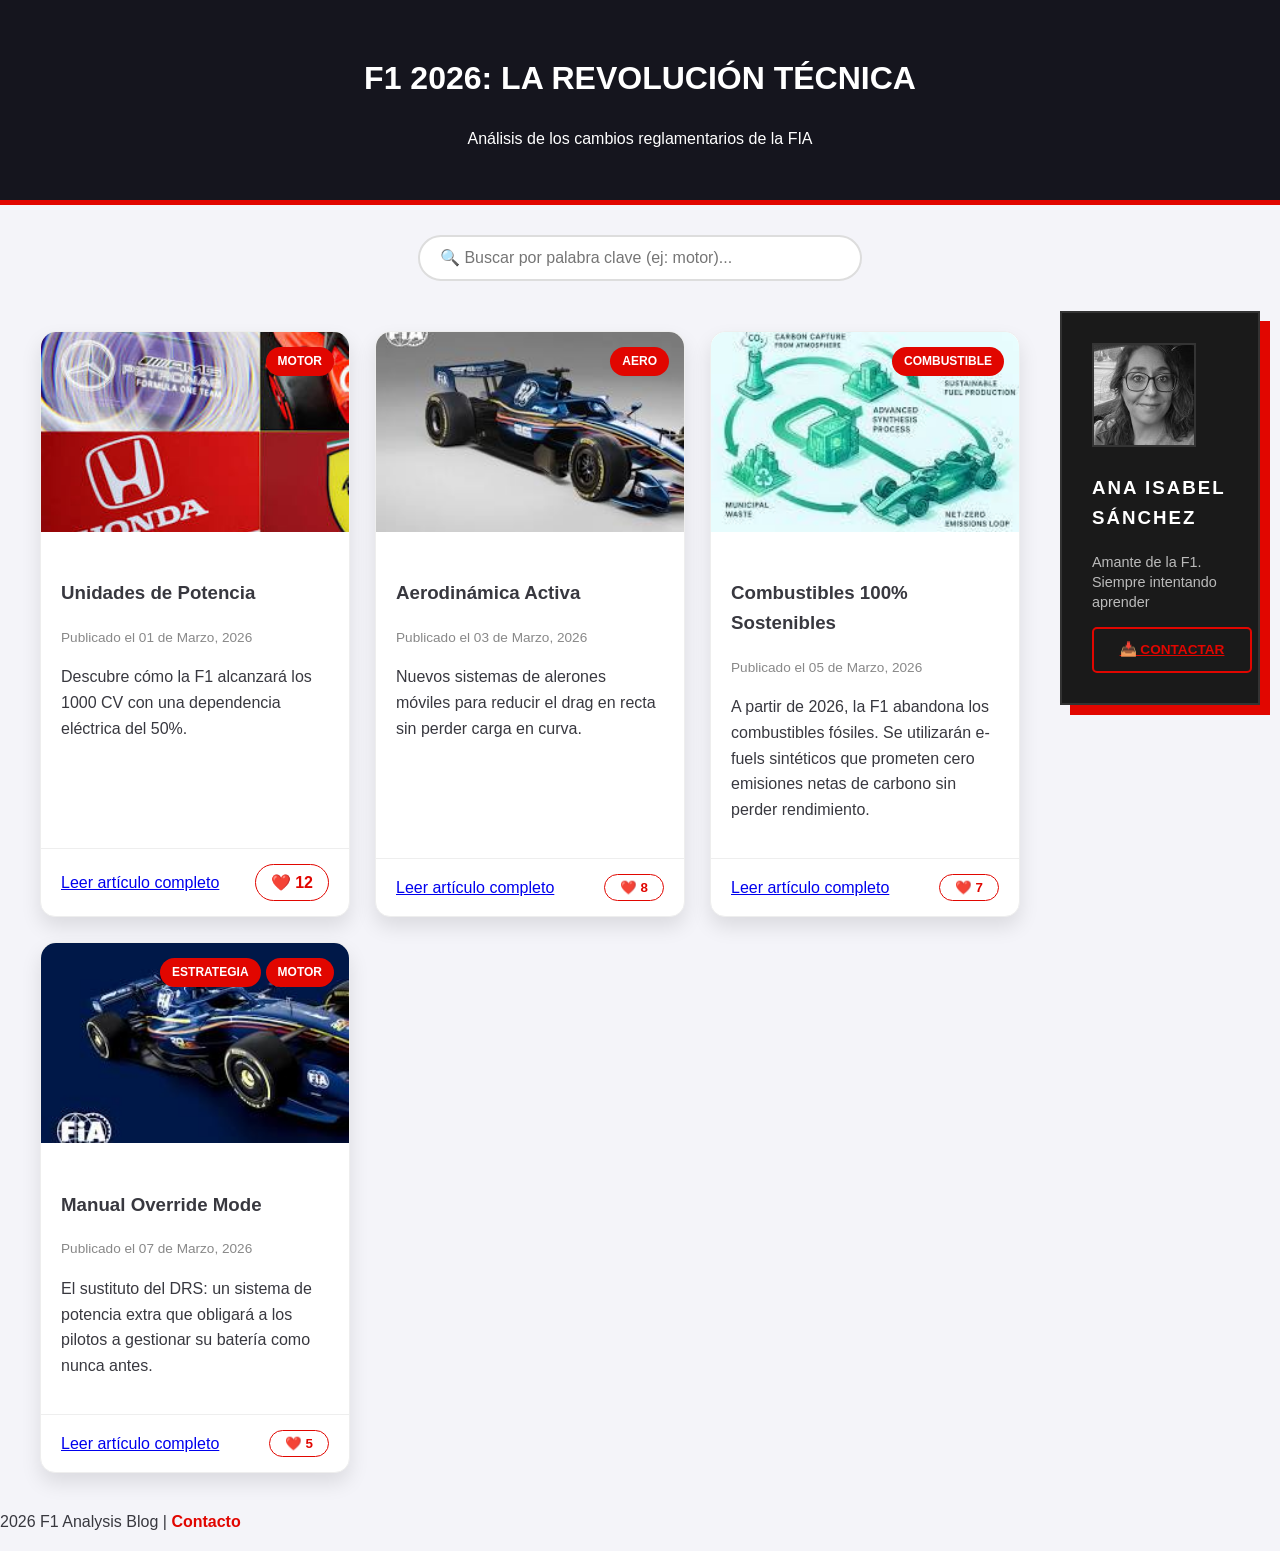
<file: index.html>
<!DOCTYPE html>
<html lang="es">
<head>
    <meta charset="UTF-8">
    <meta name="viewport" content="width=device-width, initial-scale=1.0">
    <title>F1 Tech Blog - Nueva Normativa</title>
    <link rel="stylesheet" href="style.css">
    <link rel="icon" type="image/jpg" href="img/coche.jpg">
</head>
<body>

    <header>    
        <h1>F1 2026: LA REVOLUCIÓN TÉCNICA</h1>
        <p>Análisis de los cambios reglamentarios de la FIA</p>
    </header>
    <div class="search-box">
        <input type="text" id="searchInput" placeholder="🔍 Buscar por palabra clave (ej: motor)...">
    </div>
   <div class="content-wrapper">

   <main class="grid-container">
    <article class="card">
        <div class="card-header">
            <a href="motor.html"><img src="img/motor-2026.jpg" alt="Motor F1" ></a>
            <div class="category-wrapper">
                <span class="category">Motor</span>
            </div>
        </div>
        <div class="card-body">
            <h3>Unidades de Potencia</h3>
            <p class="date">Publicado el 01 de Marzo, 2026</p>
            <p>Descubre cómo la F1 alcanzará los 1000 CV con una dependencia eléctrica del 50%.</p>
        </div>
        <div class="card-footer">
            <a href="motor.html" class="btn-link">Leer artículo completo</a>
            <span class="like-btn">❤️ <span>12</span></span>
        </div>
    </article>

    <article class="card">
        <div class="card-header">
           <a href="aerodinamica.html"><img src="img/aero-2026.jpg" alt="Aerodinámica"></a>
            <div class="category-wrapper">
                <span class="category">Aero</span>
            </div>
        </div>
        <div class="card-body">
            <h3>Aerodinámica Activa</h3>
            <p class="date">Publicado el 03 de Marzo, 2026</p>
            <p>Nuevos sistemas de alerones móviles para reducir el drag en recta sin perder carga en curva.</p>
        </div>
        <div class="card-footer">
             <a href="aerodinamica.html" class="btn-link">Leer artículo completo</a>
            <button class="like-btn"">❤️ <span>8</span></span>
        </div>
    </article>

    <article class="card">
        <div class="card-header">
            <a href="sostenibilidad.html"><img src="img/bio.jpg" alt="Combustibles"></a>
              <div class="category-wrapper">
                <span class="category">Combustible</span>
              </div>
        </div>
        <div class="card-body">
            <h3>Combustibles 100% Sostenibles</h3>
            <p class="date">Publicado el 05 de Marzo, 2026</p>
            <p>A partir de 2026, la F1 abandona los combustibles fósiles. Se utilizarán e-fuels sintéticos que prometen cero emisiones netas de carbono sin perder rendimiento.</p>
            </div>   
      <div class="card-footer">
             <a href="sostenibilidad.html" class="btn-link">Leer artículo completo</a>
            <button class="like-btn"">❤️ <span>7</span></span>
        </div>
    </article>
    <article class="card">
        <div class="card-header">
            <a href="override.html"><img src="img/override.jpg" alt="Manual Override F1"></a>
            <div class="category-wrapper">
                <span class="category">Estrategia</span>
                <span class="category">Motor</span>
            </div>
        </div>
        <div class="card-body">
            <h3>Manual Override Mode</h3>
            <p class="date">Publicado el 07 de Marzo, 2026</p>
            <p>El sustituto del DRS: un sistema de potencia extra que obligará a los pilotos a gestionar su batería como nunca antes.</p>
        </div>
        <div class="card-footer">
            <a href="override.html" class="btn-link">Leer artículo completo</a>
            <button class="like-btn">❤️ <span>5</span></button>
        </div>
    </article>
    </main>

    <div class="sidebar">
        <div class="author-static">
            <img src="img/yo.jpg" alt="Ana" class="author-img">
            </a>
            <h3 class="author-name">Ana Isabel Sánchez</h3>
            <p class="author-bio">Amante de la F1. Siempre intentando aprender </p>
            <a href="contacto.html" class="btn-link btn-contact">
            📥 CONTACTAR</a>
        </div>
    </div>
</div>

    <footer>
        <p>2026 F1 Analysis Blog | <a href="contacto.html" style="color: var(--f1-red); text-decoration: none; font-weight: bold;">Contacto</a></p> </p>
    </footer>

    <script src="script.js"></script>
</body>
</html>
</file>
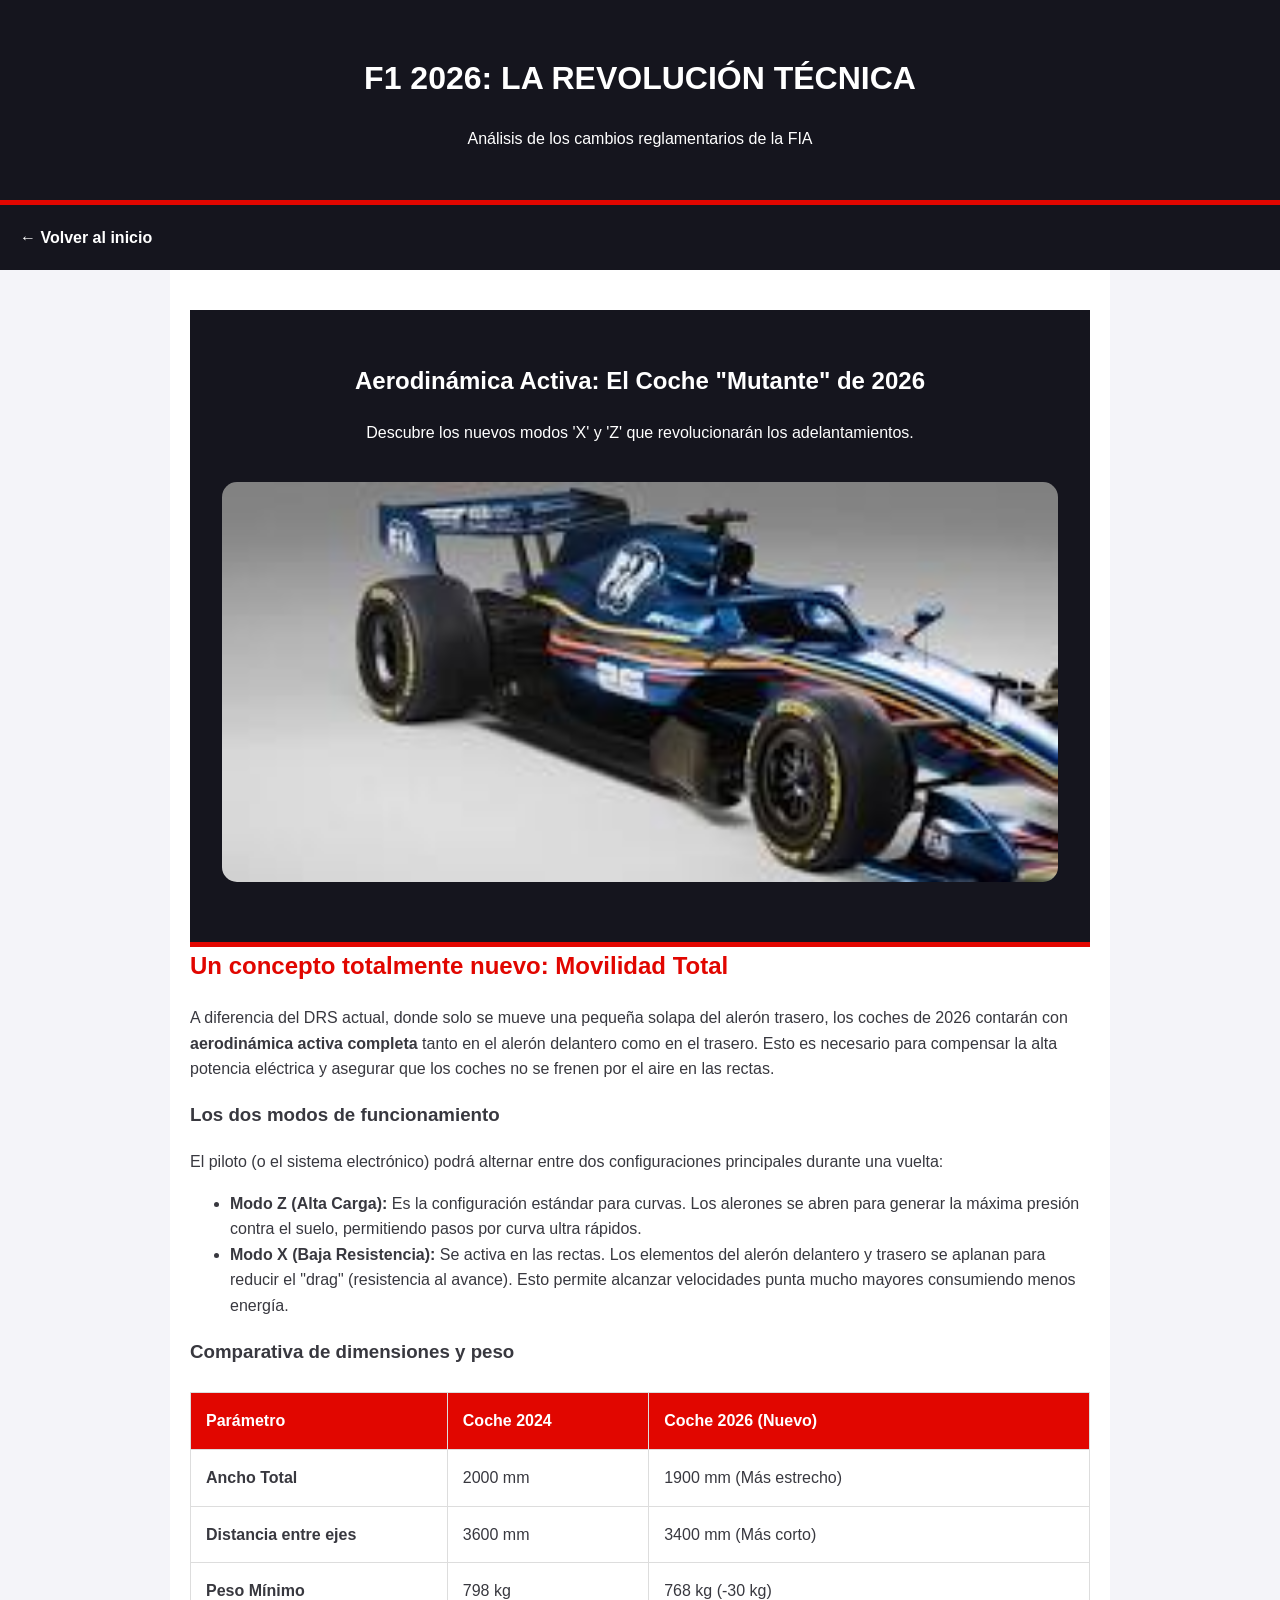
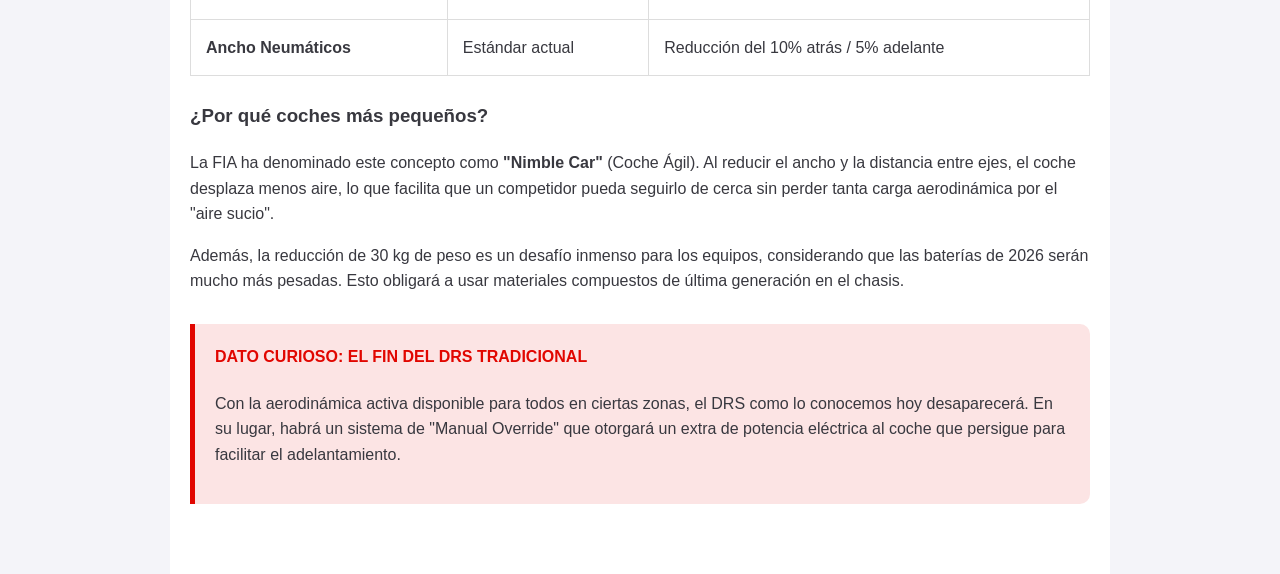
<file: aerodinamica.html>
<!DOCTYPE html>
<html lang="es">
<head>
    <meta charset="UTF-8">
    <meta name="viewport" content="width=device-width, initial-scale=1.0">
    <title>Detalles Técnicos: Motor 2026 - F1 Blog</title>
    <link rel="stylesheet" href="style.css">
    <link rel="icon" type="image/jpg" href="img/coche.jpg">
</head>
<body>
    <header>    
        <h1>F1 2026: LA REVOLUCIÓN TÉCNICA</h1>
        <p>Análisis de los cambios reglamentarios de la FIA</p>
    </header>
    <nav class="nav-simple">
        <a href="index.html">← Volver al inicio</a>
    </nav>

<main class="content-detail">
    <section class="post-header">
        <h1>Aerodinámica Activa: El Coche "Mutante" de 2026</h1>
        <p class="subtitle">Descubre los nuevos modos 'X' y 'Z' que revolucionarán los adelantamientos.</p>
        <img src="img/aero-2026.jpg" class="hero-image" alt="Aerodinámica Activa F1 2026">
    </section>

    <section class="full-text">
        <h2>Un concepto totalmente nuevo: Movilidad Total</h2>
        <p>A diferencia del DRS actual, donde solo se mueve una pequeña solapa del alerón trasero, los coches de 2026 contarán con <strong>aerodinámica activa completa</strong> tanto en el alerón delantero como en el trasero. Esto es necesario para compensar la alta potencia eléctrica y asegurar que los coches no se frenen por el aire en las rectas.</p>

        

        <h3>Los dos modos de funcionamiento</h3>
        <p>El piloto (o el sistema electrónico) podrá alternar entre dos configuraciones principales durante una vuelta:</p>
        
        <ul>
            <li><strong>Modo Z (Alta Carga):</strong> Es la configuración estándar para curvas. Los alerones se abren para generar la máxima presión contra el suelo, permitiendo pasos por curva ultra rápidos.</li>
            <li><strong>Modo X (Baja Resistencia):</strong> Se activa en las rectas. Los elementos del alerón delantero y trasero se aplanan para reducir el "drag" (resistencia al avance). Esto permite alcanzar velocidades punta mucho mayores consumiendo menos energía.</li>
        </ul>

        <h3>Comparativa de dimensiones y peso</h3>
        <table class="tech-table">
            <thead>
                <tr>
                    <th>Parámetro</th>
                    <th>Coche 2024</th>
                    <th>Coche 2026 (Nuevo)</th>
                </tr>
            </thead>
            <tbody>
                <tr>
                    <td><strong>Ancho Total</strong></td>
                    <td>2000 mm</td>
                    <td>1900 mm (Más estrecho)</td>
                </tr>
                <tr>
                    <td><strong>Distancia entre ejes</strong></td>
                    <td>3600 mm</td>
                    <td>3400 mm (Más corto)</td>
                </tr>
                <tr>
                    <td><strong>Peso Mínimo</strong></td>
                    <td>798 kg</td>
                    <td>768 kg (-30 kg)</td>
                </tr>
                <tr>
                    <td><strong>Ancho Neumáticos</strong></td>
                    <td>Estándar actual</td>
                    <td>Reducción del 10% atrás / 5% adelante</td>
                </tr>
            </tbody>
        </table>

        

        <h3>¿Por qué coches más pequeños?</h3>
        <p>La FIA ha denominado este concepto como <strong>"Nimble Car"</strong> (Coche Ágil). Al reducir el ancho y la distancia entre ejes, el coche desplaza menos aire, lo que facilita que un competidor pueda seguirlo de cerca sin perder tanta carga aerodinámica por el "aire sucio".</p>
        
        <p>Además, la reducción de 30 kg de peso es un desafío inmenso para los equipos, considerando que las baterías de 2026 serán mucho más pesadas. Esto obligará a usar materiales compuestos de última generación en el chasis.</p>

        <div class="highlight-box">
            <h4>Dato Curioso: El fin del DRS tradicional</h4>
            <p>Con la aerodinámica activa disponible para todos en ciertas zonas, el DRS como lo conocemos hoy desaparecerá. En su lugar, habrá un sistema de "Manual Override" que otorgará un extra de potencia eléctrica al coche que persigue para facilitar el adelantamiento.</p>
        </div>
    </section>
</main>
</body>
</html>
</file>
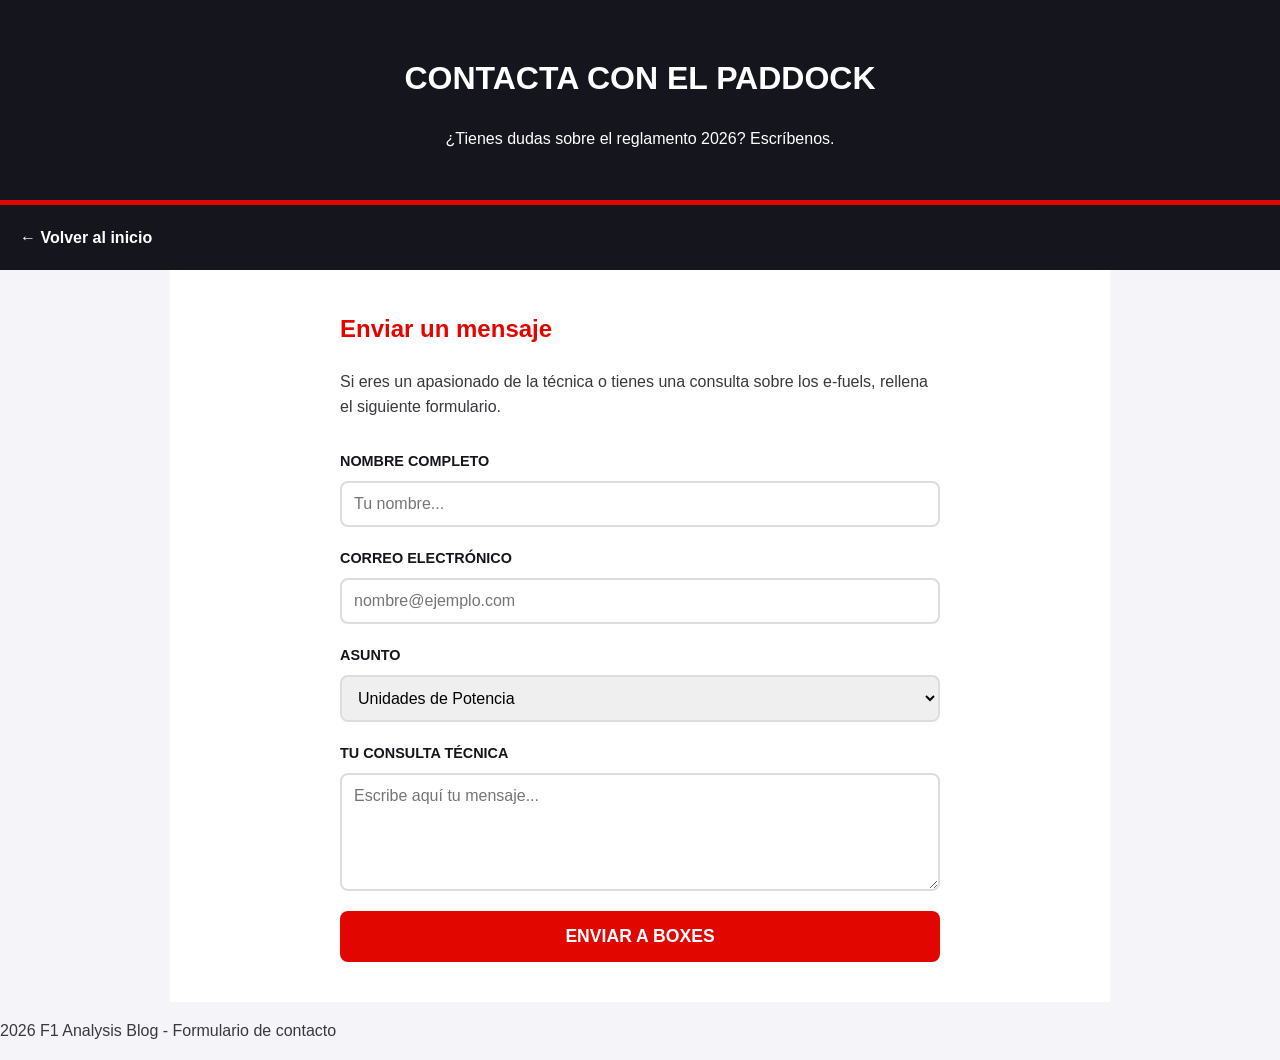
<file: contacto.html>
<!DOCTYPE html>
<html lang="es">
<head>
    <meta charset="UTF-8">
    <meta name="viewport" content="width=device-width, initial-scale=1.0">
    <title>Contacto - F1 Tech Blog</title>
    <link rel="stylesheet" href="style.css">
    <link rel="icon" type="image/jpg" href="img/coche.jpg">
</head>
<body>
    <header>    
        <h1>CONTACTA CON EL PADDOCK</h1>
        <p>¿Tienes dudas sobre el reglamento 2026? Escríbenos.</p>
    </header>

    <nav class="nav-simple">
        <a href="index.html">← Volver al inicio</a>
    </nav>

    <main class="content-detail">
        <section class="contact-container">
            <h2>Enviar un mensaje</h2>
            <p>Si eres un apasionado de la técnica o tienes una consulta sobre los e-fuels, rellena el siguiente formulario.</p>
            
            <form action="#" method="POST" class="f1-form" id="f1-contact-form">
                <div class="form-group">
                    <label for="nombre">Nombre Completo</label>
                    <input type="text" id="nombre" name="nombre" placeholder="Tu nombre..." required>
                </div>

                <div class="form-group">
                    <label for="email">Correo Electrónico</label>
                    <input type="email" id="email" name="email" placeholder="nombre@ejemplo.com" required>
                </div>

                <div class="form-group">
                    <label for="asunto">Asunto</label>
                    <select id="asunto" name="asunto">
                        <option value="motor">Unidades de Potencia</option>
                        <option value="aero">Aerodinámica Activa</option>
                        <option value="sostenibilidad">Sostenibilidad</option>
                        <option value="otros">Otros asuntos</option>
                    </select>
                </div>

                <div class="form-group">
                    <label for="mensaje">Tu consulta técnica</label>
                    <textarea id="mensaje" name="mensaje" rows="5" placeholder="Escribe aquí tu mensaje..." required></textarea>
                </div>

                <button type="submit" class="btn-submit">Enviar a Boxes</button>
            </form>
        </section>
    </main>

    <footer>
        <p>2026 F1 Analysis Blog - Formulario de contacto</p>
    </footer>
    <script src="script.js"></script>
</body>
</html>
</file>
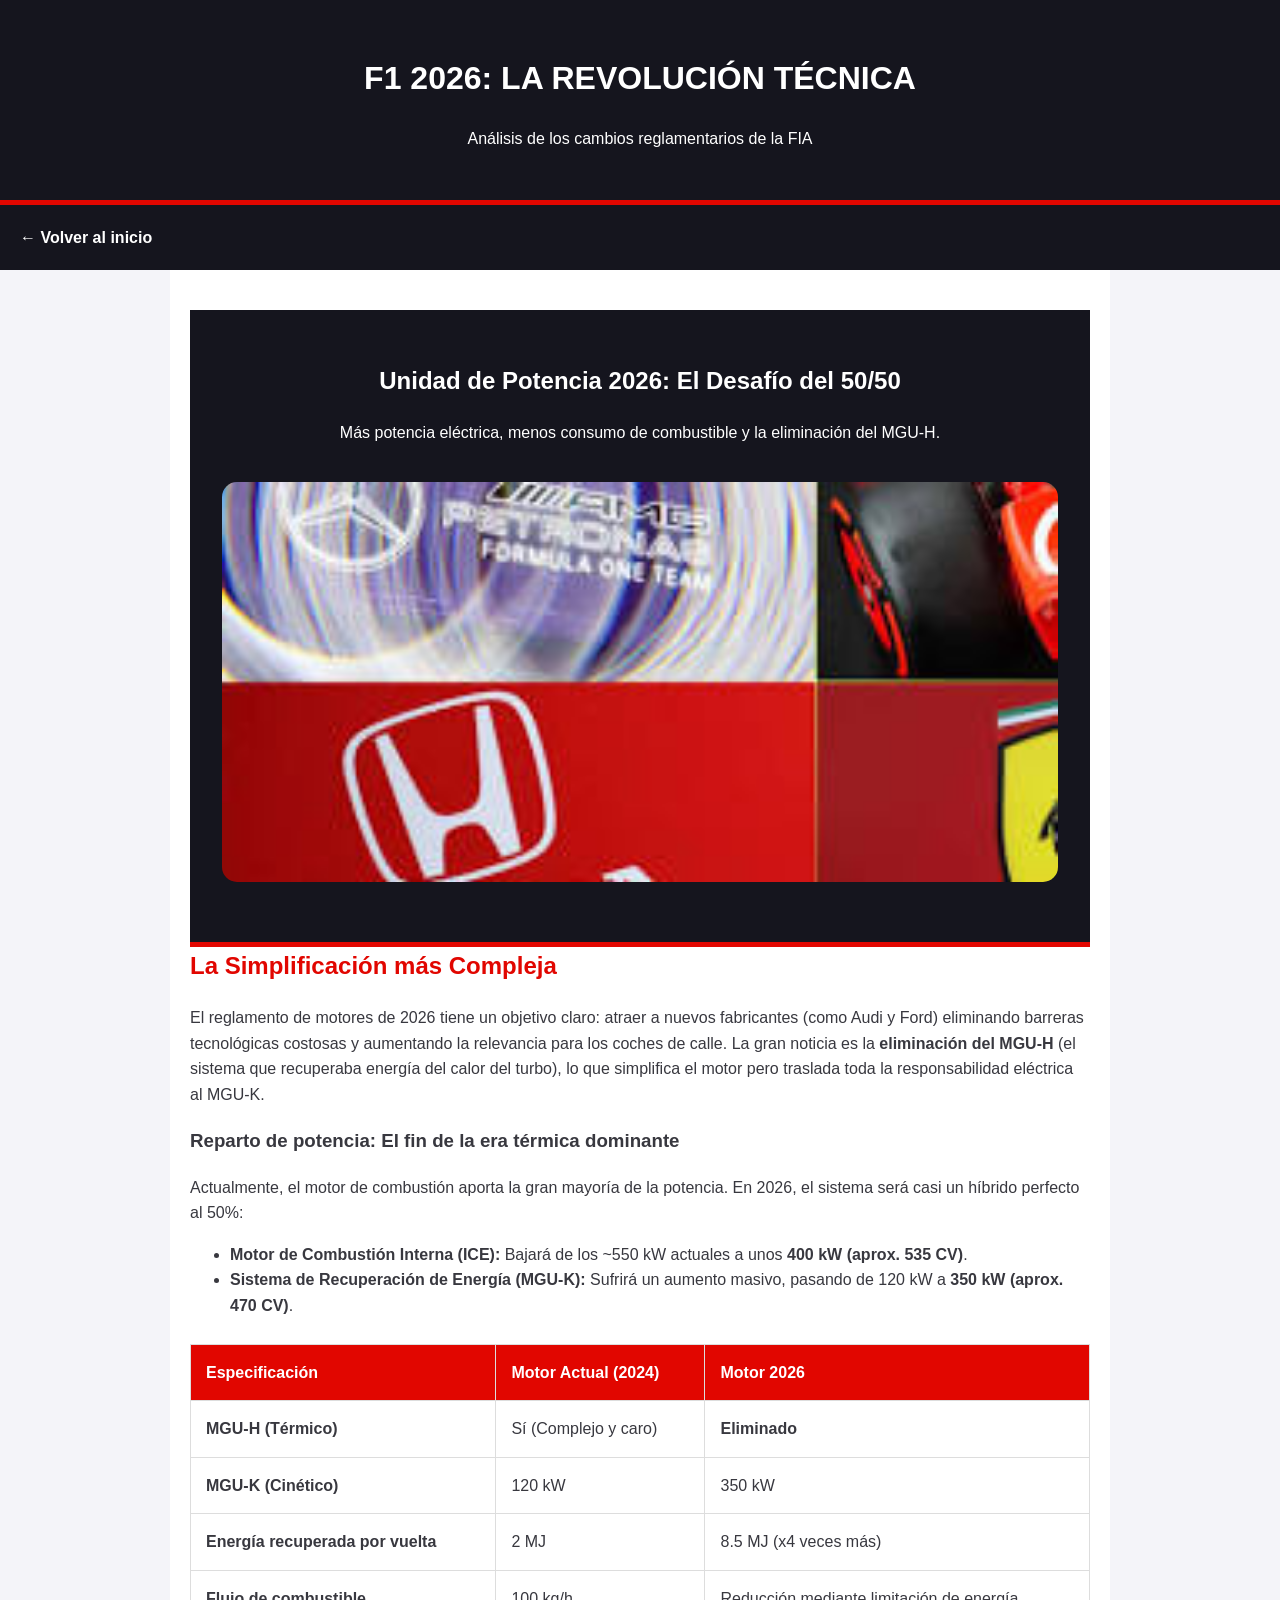
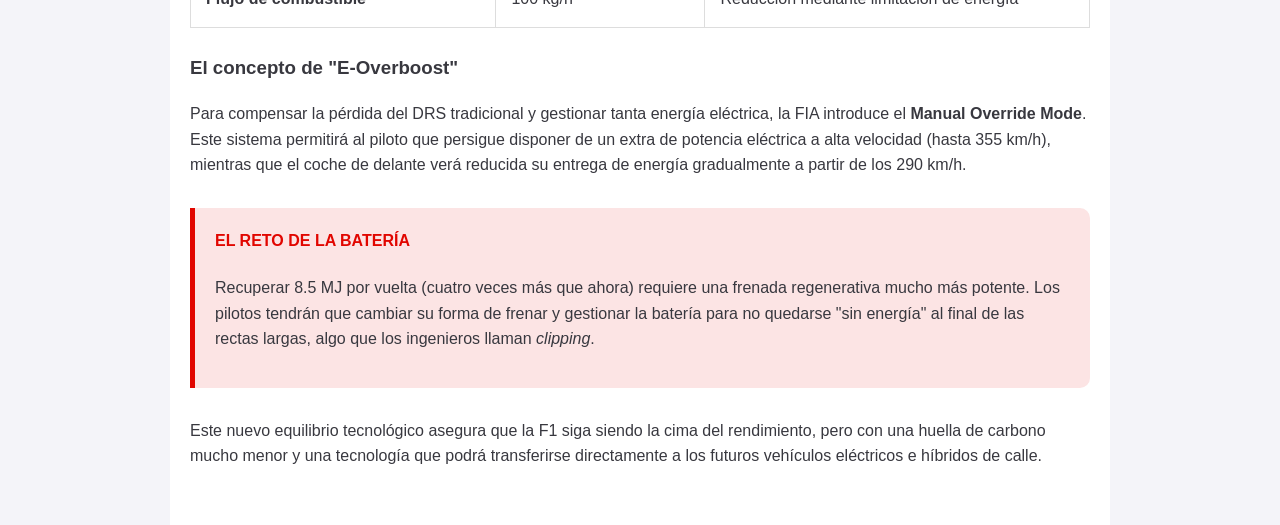
<file: motor.html>
<!DOCTYPE html>
<html lang="es">
<head>
    <meta charset="UTF-8">
    <meta name="viewport" content="width=device-width, initial-scale=1.0">
    <title>Detalles Técnicos: Motor 2026 - F1 Blog</title>
    <link rel="stylesheet" href="style.css">
    <link rel="icon" type="image/jpg" href="img/coche.jpg">
</head>
<body>
    <header>    
        <h1>F1 2026: LA REVOLUCIÓN TÉCNICA</h1>
        <p>Análisis de los cambios reglamentarios de la FIA</p>
    </header>    
    <nav class="nav-simple">
        <a href="index.html">← Volver al inicio</a>
    </nav>

  <main class="content-detail">
    <section class="post-header">
        <h1>Unidad de Potencia 2026: El Desafío del 50/50</h1>
        <p class="subtitle">Más potencia eléctrica, menos consumo de combustible y la eliminación del MGU-H.</p>
        <img src="img/motor-2026.jpg" class="hero-image" alt="Motor F1 2026">
    </section>

    <section class="full-text">
        <h2>La Simplificación más Compleja</h2>
        <p>El reglamento de motores de 2026 tiene un objetivo claro: atraer a nuevos fabricantes (como Audi y Ford) eliminando barreras tecnológicas costosas y aumentando la relevancia para los coches de calle. La gran noticia es la <strong>eliminación del MGU-H</strong> (el sistema que recuperaba energía del calor del turbo), lo que simplifica el motor pero traslada toda la responsabilidad eléctrica al MGU-K.</p>

        <h3>Reparto de potencia: El fin de la era térmica dominante</h3>
        <p>Actualmente, el motor de combustión aporta la gran mayoría de la potencia. En 2026, el sistema será casi un híbrido perfecto al 50%:</p>
        
        <ul>
            <li><strong>Motor de Combustión Interna (ICE):</strong> Bajará de los ~550 kW actuales a unos <strong>400 kW (aprox. 535 CV)</strong>.</li>
            <li><strong>Sistema de Recuperación de Energía (MGU-K):</strong> Sufrirá un aumento masivo, pasando de 120 kW a <strong>350 kW (aprox. 470 CV)</strong>.</li>
        </ul>

        <table class="tech-table">
            <thead>
                <tr>
                    <th>Especificación</th>
                    <th>Motor Actual (2024)</th>
                    <th>Motor 2026</th>
                </tr>
            </thead>
            <tbody>
                <tr>
                    <td><strong>MGU-H (Térmico)</strong></td>
                    <td>Sí (Complejo y caro)</td>
                    <td><strong>Eliminado</strong></td>
                </tr>
                <tr>
                    <td><strong>MGU-K (Cinético)</strong></td>
                    <td>120 kW</td>
                    <td>350 kW</td>
                </tr>
                <tr>
                    <td><strong>Energía recuperada por vuelta</strong></td>
                    <td>2 MJ</td>
                    <td>8.5 MJ (x4 veces más)</td>
                </tr>
                <tr>
                    <td><strong>Flujo de combustible</strong></td>
                    <td>100 kg/h</td>
                    <td>Reducción mediante limitación de energía</td>
                </tr>
            </tbody>
        </table>

        <h3>El concepto de "E-Overboost"</h3>
        <p>Para compensar la pérdida del DRS tradicional y gestionar tanta energía eléctrica, la FIA introduce el <strong>Manual Override Mode</strong>. Este sistema permitirá al piloto que persigue disponer de un extra de potencia eléctrica a alta velocidad (hasta 355 km/h), mientras que el coche de delante verá reducida su entrega de energía gradualmente a partir de los 290 km/h.</p>

        <div class="highlight-box">
            <h4>El Reto de la Batería</h4>
            <p>Recuperar 8.5 MJ por vuelta (cuatro veces más que ahora) requiere una frenada regenerativa mucho más potente. Los pilotos tendrán que cambiar su forma de frenar y gestionar la batería para no quedarse "sin energía" al final de las rectas largas, algo que los ingenieros llaman <em>clipping</em>.</p>
        </div>

        <p>Este nuevo equilibrio tecnológico asegura que la F1 siga siendo la cima del rendimiento, pero con una huella de carbono mucho menor y una tecnología que podrá transferirse directamente a los futuros vehículos eléctricos e híbridos de calle.</p>
    </section>
</main>
</body>
</html>
</file>
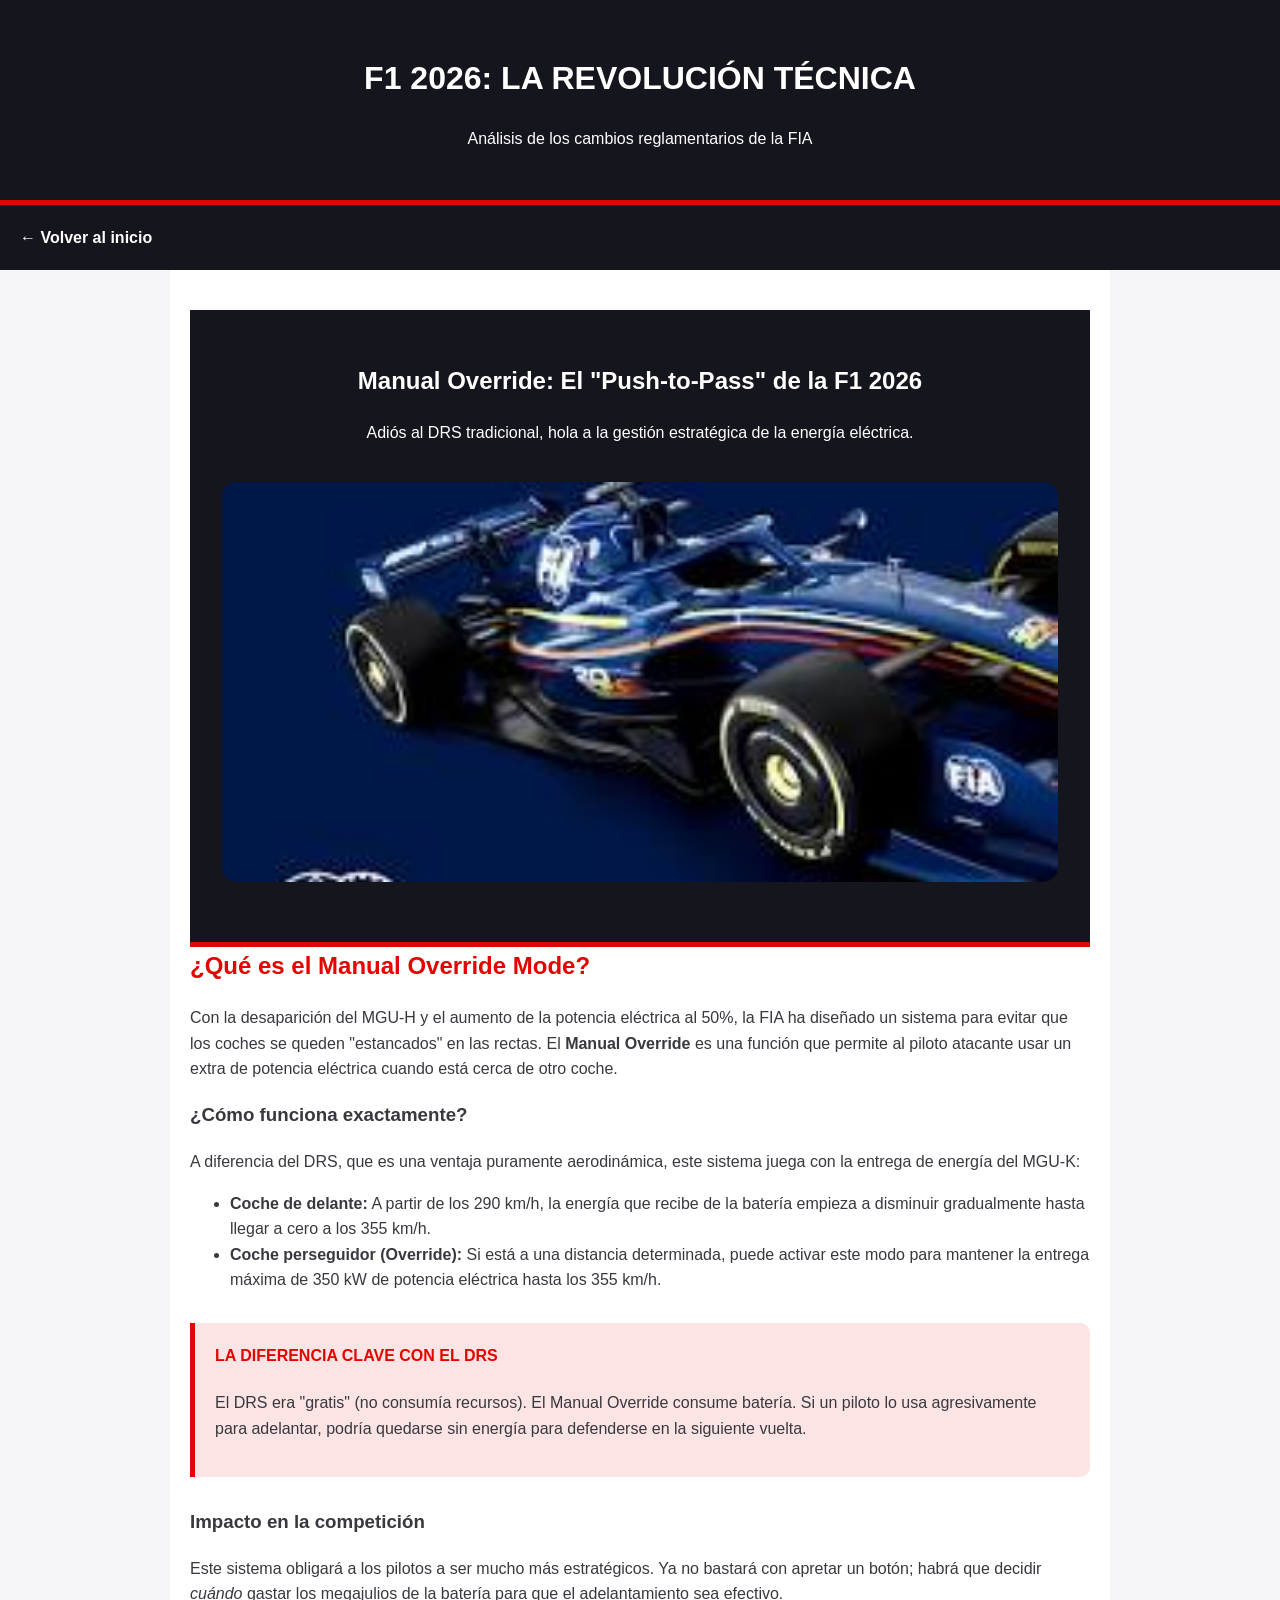
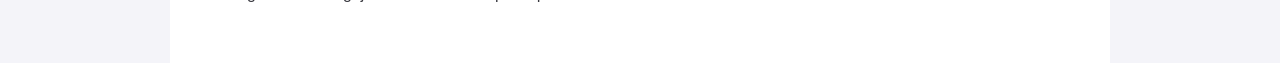
<file: override.html>
<!DOCTYPE html>
<html lang="es">
<head>
    <meta charset="UTF-8">
    <meta name="viewport" content="width=device-width, initial-scale=1.0">
    <title>Detalles Técnicos: Manual Override - F1 Blog</title>
    <link rel="stylesheet" href="style.css">
    <link rel="icon" type="image/jpg" href="img/coche.jpg">
</head>
<body>
    <header>    
        <h1>F1 2026: LA REVOLUCIÓN TÉCNICA</h1>
        <p>Análisis de los cambios reglamentarios de la FIA</p>
    </header>    
    <nav class="nav-simple">
        <a href="index.html">← Volver al inicio</a>
    </nav>

<main class="content-detail">
    <section class="post-header">
        <h1>Manual Override: El "Push-to-Pass" de la F1 2026</h1>
        <p class="subtitle">Adiós al DRS tradicional, hola a la gestión estratégica de la energía eléctrica.</p>
        <img src="img/override.jpg" class="hero-image" alt="Sistema de adelantamiento F1 2026">
    </section>

    <section class="full-text">
        <h2>¿Qué es el Manual Override Mode?</h2>
        <p>Con la desaparición del MGU-H y el aumento de la potencia eléctrica al 50%, la FIA ha diseñado un sistema para evitar que los coches se queden "estancados" en las rectas. El <strong>Manual Override</strong> es una función que permite al piloto atacante usar un extra de potencia eléctrica cuando está cerca de otro coche.</p>

        <h3>¿Cómo funciona exactamente?</h3>
        <p>A diferencia del DRS, que es una ventaja puramente aerodinámica, este sistema juega con la entrega de energía del MGU-K:</p>
        
        <ul>
            <li><strong>Coche de delante:</strong> A partir de los 290 km/h, la energía que recibe de la batería empieza a disminuir gradualmente hasta llegar a cero a los 355 km/h.</li>
            <li><strong>Coche perseguidor (Override):</strong> Si está a una distancia determinada, puede activar este modo para mantener la entrega máxima de 350 kW de potencia eléctrica hasta los 355 km/h.</li>
        </ul>

        <div class="highlight-box">
            <h4>La diferencia clave con el DRS</h4>
            <p>El DRS era "gratis" (no consumía recursos). El Manual Override consume batería. Si un piloto lo usa agresivamente para adelantar, podría quedarse sin energía para defenderse en la siguiente vuelta.</p>
        </div>

        <h3>Impacto en la competición</h3>
        <p>Este sistema obligará a los pilotos a ser mucho más estratégicos. Ya no bastará con apretar un botón; habrá que decidir <em>cuándo</em> gastar los megajulios de la batería para que el adelantamiento sea efectivo.</p>
    </section>
</main>
</body>
</html>
</file>
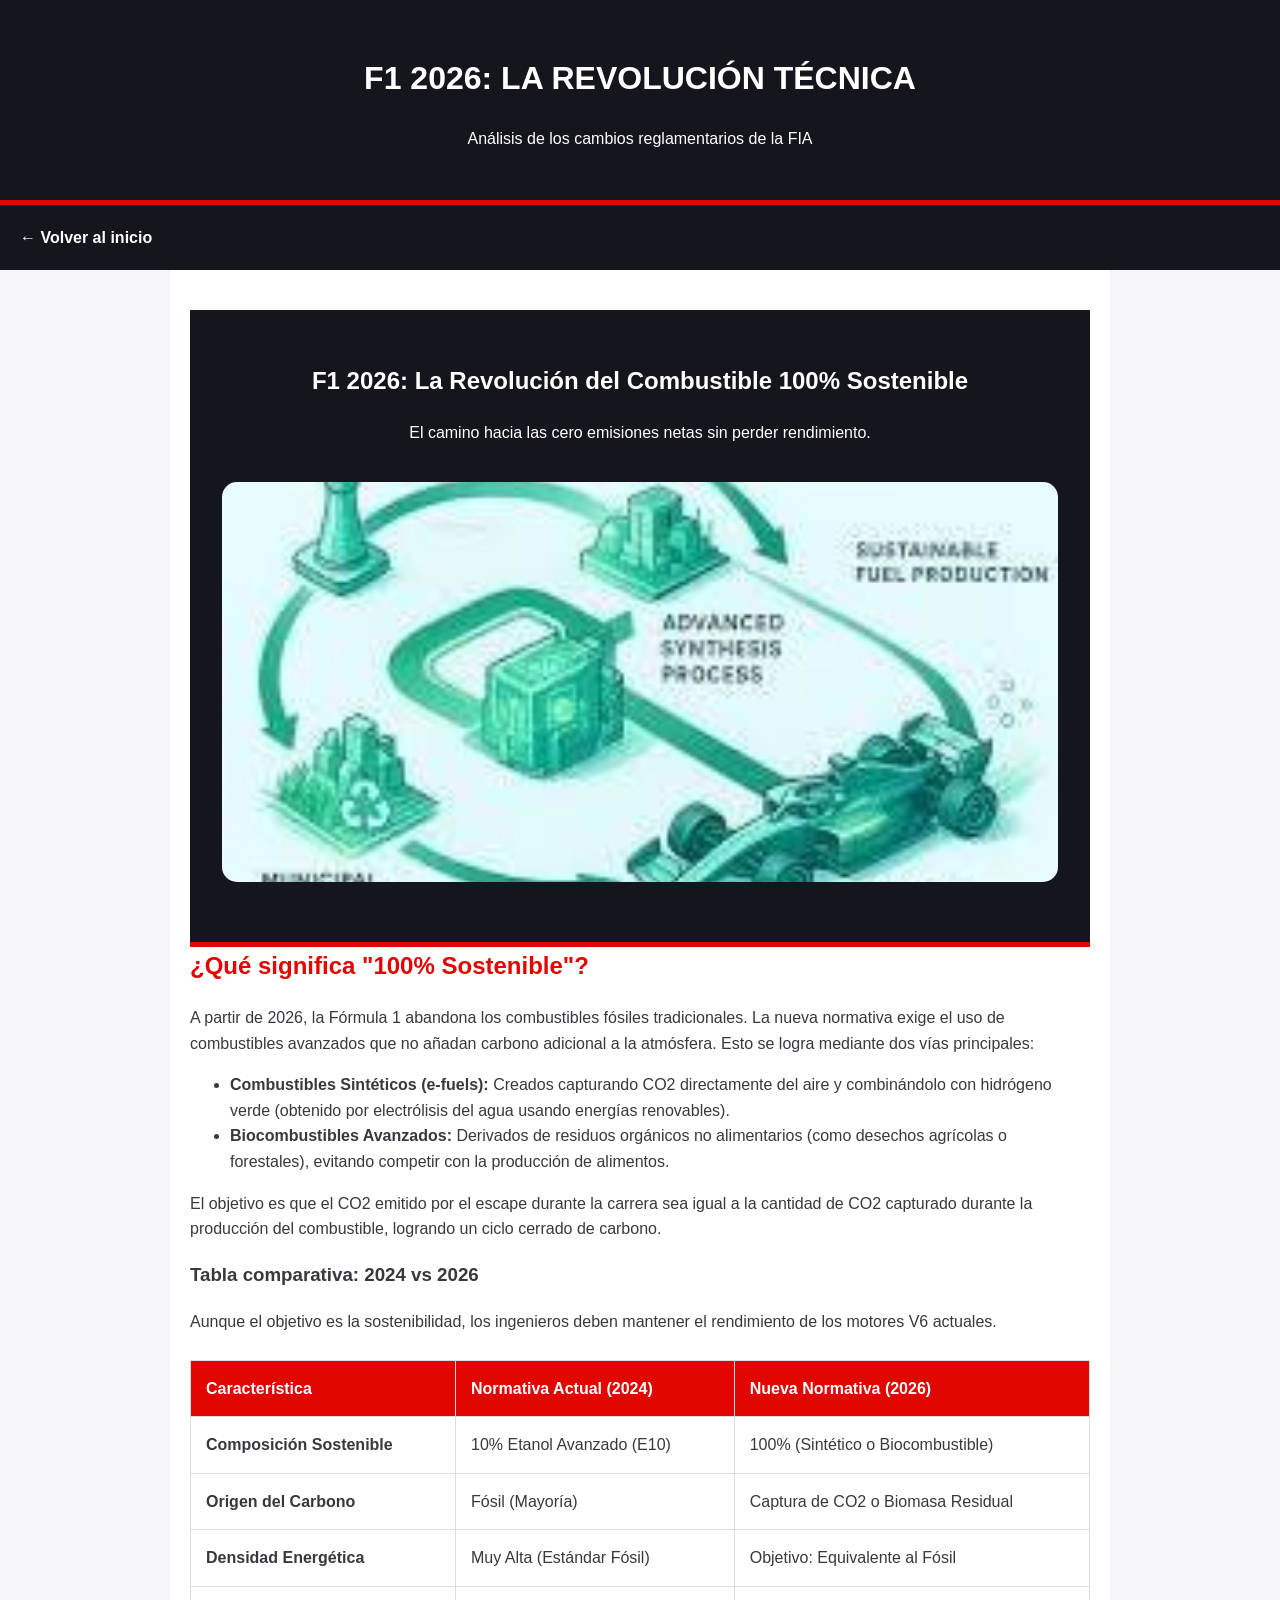
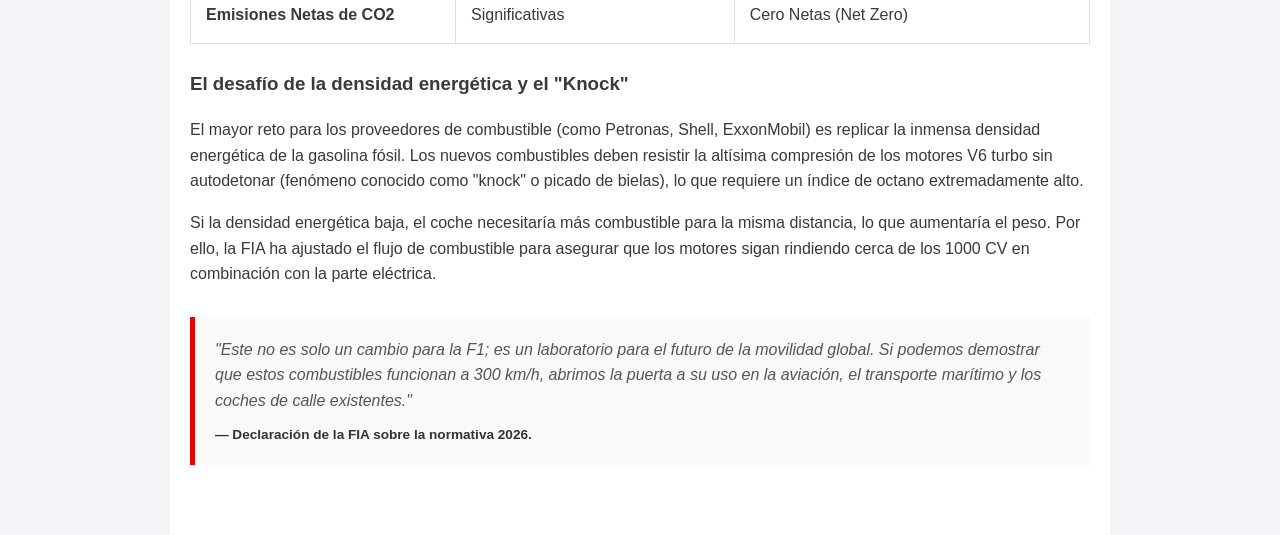
<file: sostenibilidad.html>
<!DOCTYPE html>
<html lang="es">
<head>
    <meta charset="UTF-8">
    <meta name="viewport" content="width=device-width, initial-scale=1.0">
    <title>Detalles Técnicos: Motor 2026 - F1 Blog</title>
    <link rel="stylesheet" href="style.css">
    <link rel="icon" type="image/jpg" href="img/coche.jpg">
</head>
<body>
    <header>    
        <h1>F1 2026: LA REVOLUCIÓN TÉCNICA</h1>
        <p>Análisis de los cambios reglamentarios de la FIA</p>
    </header>    
    <nav class="nav-simple">
        <a href="index.html">← Volver al inicio</a>
    </nav>

<main class="content-detail">
    <section class="post-header">
        <h1>F1 2026: La Revolución del Combustible 100% Sostenible</h1>
        <p class="subtitle">El camino hacia las cero emisiones netas sin perder rendimiento.</p>
        <img src="img/bio.jpg" class="hero-image" alt="Concepto F1 Sostenible">
    </section>

    <section class="full-text">
        <h2>¿Qué significa "100% Sostenible"?</h2>
        <p>A partir de 2026, la Fórmula 1 abandona los combustibles fósiles tradicionales. La nueva normativa exige el uso de combustibles avanzados que no añadan carbono adicional a la atmósfera. Esto se logra mediante dos vías principales:</p>
        
        <ul>
            <li><strong>Combustibles Sintéticos (e-fuels):</strong> Creados capturando CO2 directamente del aire y combinándolo con hidrógeno verde (obtenido por electrólisis del agua usando energías renovables).</li>
            <li><strong>Biocombustibles Avanzados:</strong> Derivados de residuos orgánicos no alimentarios (como desechos agrícolas o forestales), evitando competir con la producción de alimentos.</li>
        </ul>

        <p>El objetivo es que el CO2 emitido por el escape durante la carrera sea igual a la cantidad de CO2 capturado durante la producción del combustible, logrando un ciclo cerrado de carbono.</p>

        <h3>Tabla comparativa: 2024 vs 2026</h3>
        <p>Aunque el objetivo es la sostenibilidad, los ingenieros deben mantener el rendimiento de los motores V6 actuales.</p>
        
        <table class="tech-table">
            <thead>
                <tr>
                    <th>Característica</th>
                    <th>Normativa Actual (2024)</th>
                    <th>Nueva Normativa (2026)</th>
                </tr>
            </thead>
            <tbody>
                <tr>
                    <td><strong>Composición Sostenible</strong></td>
                    <td>10% Etanol Avanzado (E10)</td>
                    <td>100% (Sintético o Biocombustible)</td>
                    
                </tr>
                <tr>
                    <td><strong>Origen del Carbono</strong></td>
                    <td>Fósil (Mayoría)</td>
                    <td>Captura de CO2 o Biomasa Residual</td>
                </tr>
                <tr>
                    <td><strong>Densidad Energética</strong></td>
                    <td>Muy Alta (Estándar Fósil)</td>
                    <td>Objetivo: Equivalente al Fósil</td>
                </tr>
                <tr>
                    <td><strong>Emisiones Netas de CO2</strong></td>
                    <td>Significativas</td>
                    <td>Cero Netas (Net Zero)</td>
                </tr>
            </tbody>
        </table>

        <h3>El desafío de la densidad energética y el "Knock"</h3>
        <p>El mayor reto para los proveedores de combustible (como Petronas, Shell, ExxonMobil) es replicar la inmensa densidad energética de la gasolina fósil. Los nuevos combustibles deben resistir la altísima compresión de los motores V6 turbo sin autodetonar (fenómeno conocido como "knock" o picado de bielas), lo que requiere un índice de octano extremadamente alto.</p>
        
        <p>Si la densidad energética baja, el coche necesitaría más combustible para la misma distancia, lo que aumentaría el peso. Por ello, la FIA ha ajustado el flujo de combustible para asegurar que los motores sigan rindiendo cerca de los 1000 CV en combinación con la parte eléctrica.</p>

        <blockquote>
            "Este no es solo un cambio para la F1; es un laboratorio para el futuro de la movilidad global. Si podemos demostrar que estos combustibles funcionan a 300 km/h, abrimos la puerta a su uso en la aviación, el transporte marítimo y los coches de calle existentes."
            <cite>— Declaración de la FIA sobre la normativa 2026.</cite>
        </blockquote>
    </section>
</main>
</body>
</html>
</file>
<file: style.css>
:root {
    --f1-red: #e10600;
    --dark-bg: #15151e;
    --card-bg: #ffffff;
    --text-color: #38383f;
}

body {
    font-family: 'Segoe UI', Tahoma, Geneva, Verdana, sans-serif;
    background-color: #f4f4f9;
    color: var(--text-color);
    margin: 0;
    line-height: 1.6;
}

header {
    background-color: var(--dark-bg);
    color: white;
    padding: 2rem;
    text-align: center;
    border-bottom: 5px solid var(--f1-red);
    position:sticky;
    top:0;
    z-index:1000;
}


h2 {
    color: var(--f1-red);
    margin-top: 0;
}

.post-header {
    background-color: var(--dark-bg);
    color: white;
    padding: 2rem;
    text-align: center;
    border-bottom: 5px solid var(--f1-red);
}

.date {
    font-size: 0.85rem;
    color: #888;
}

.like-btn {
    background: none;
    border: 1px solid var(--f1-red);
    color: var(--f1-red);
    padding: 5px 15px;
    border-radius: 20px;
    cursor: pointer;
    font-weight: bold;
}

.like-btn:hover {
    background: var(--f1-red);
    color: white;
}

/* Contenedor principal en columnas */
.grid-container {
    display: grid;
    grid-template-columns: repeat(auto-fit, minmax(300px, 1fr));
    gap: 25px;
    padding: 20px;
    max-width: 1200px;
    margin: 0 auto;
    /* Ajuste del grid para que no ocupe todo el ancho */
    flex: 3; /* Toma el 75% del espacio */
}

/* Estilo de la Tarjeta */
.card {
    background: #fff;
    border-radius: 15px;
    box-shadow: 0 10px 20px rgba(0,0,0,0.1);
    display: flex;
    flex-direction: column;
    transition: transform 0.3s ease;
    border: 1px solid #eee;
}

.card:hover {
    transform: translateY(-10px);
}

/* Cabecera con Imagen y Etiqueta */
.card-header {
    position: relative;
}

.card-header img {
    width: 100%;
    height: 200px;
    object-fit: cover;
    border-radius: 15px 15px 0 0;
}

/* Contenedor para que las etiquetas salgan una al lado de la otra */
.category-wrapper {
    position: absolute;
    top: 15px;
    right: 15px;
    display: flex;
    gap: 5px; /* Espacio entre etiquetas */
    flex-wrap: wrap;
    justify-content: flex-end;
}

.category {
    background: var(--f1-red);
    color: #fff;
    padding: 5px 12px;
    border-radius: 20px;
    font-size: 0.75rem;
    font-weight: bold;
    text-transform: uppercase;
    white-space: nowrap;
}

/* Cuerpo y Footer */
.card-body { padding: 20px; flex-grow: 1; }
.card-footer {
    padding: 15px 20px;
    border-top: 1px solid #eee;
    display: flex;
    justify-content: space-between;
    align-items: center;
}


.search-box {
    text-align: center;
    margin: 30px 0;
}

#searchInput {
    padding: 12px 20px;
    width: 80%;
    max-width: 400px;
    border: 2px solid #ddd;
    border-radius: 25px;
    font-size: 1rem;
    outline: none;
    transition: border-color 0.3s;
}

#searchInput:focus {
    border-color: #e10600; /* Color F1 */
}

/* Estilos para la página de detalle */
.content-detail {
    max-width: 900px;
    margin: 0 auto;
    padding: 40px 20px;
    background: white;
}

.hero-image {
    width: 100%;
    height: 400px;
    object-fit: cover;
    border-radius: 15px;
    margin: 20px 0;
}

.tech-table {
    width: 100%;
    border-collapse: collapse;
    margin: 25px 0;
}

.tech-table th, .tech-table td {
    padding: 15px;
    border: 1px solid #ddd;
    text-align: left;
}

.tech-table th {
    background-color: #e10600;
    color: white;
}

.nav-simple {
    padding: 20px;
    background: #15151e;
}

.nav-simple a {
    color: white;
    text-decoration: none;
    font-weight: bold;
}

blockquote {
    border-left: 5px solid #e10600; /* Rojo F1 */
    margin: 30px 0;
    padding: 20px;
    background-color: #f9f9f9;
    font-style: italic;
    color: #555;
}

blockquote cite {
    display: block;
    margin-top: 10px;
    font-size: 0.85rem;
    font-weight: bold;
    font-style: normal;
    color: #333;
}

.highlight-box {
    background-color: #fce4e4;
    border-left: 5px solid #e10600;
    padding: 20px;
    margin: 30px 0;
    border-radius: 0 10px 10px 0;
}

.highlight-box h4 {
    margin-top: 0;
    color: #e10600;
    text-transform: uppercase;
}

/* Layout de dos columnas */
.content-wrapper {
    display: flex;
    max-width: 1400px; /* Un poco más ancho para que quepa el lateral */
    margin: 0 auto;
    gap: 20px;
    padding: 0 20px;
    align-items: flex-start;
}


.sidebar {
    flex: 1;
    max-width: 200px;
    position: sticky;
    /* Se queda a 120px del techo para no pegarse a la cabecera fija */
    top: 200px;
}

.author-static {

    /* Estética distinta: fondo oscuro y bordes industriales */
    background-color: #1a1a1a !important; 
    color: #eee !important;
    border: 2px solid #333;
    border-radius: 0px; /* Quitamos redondeado para un look más técnico */
    padding: 30px;
    box-shadow: 10px 10px 0px var(--f1-red); /* Sombra sólida tipo cómic/técnico */
}



.author-name {
    font-family: 'Orbitron', sans-serif; /* Si usas una fuente futurista queda genial */
    color: white;
    text-transform: uppercase;
    letter-spacing: 2px;
}

.author-bio {
    font-size: 0.9rem;
    color: #bbb;
    line-height: 1.4;
}


/* Ajuste de la imagen del autor para este estilo */
.author-static .author-img {
    filter: grayscale(100%); /* Efecto foto antigua/técnica */
    border: 2px solid var(--f1-red);
    border-radius: 0; /* Imagen cuadrada para romper con el resto */
}

.author-static .author-img:hover {
    filter: grayscale(0%);
    transform: rotate(-3deg);
}

/* --- AJUSTES PARA MÓVILES Y TABLETS --- */

@media (max-width: 992px) {
    /* 1. Cambiamos el layout de columnas a una sola columna */
    .content-wrapper {
        flex-direction: column;
        padding: 10px;
    }

    /* 2. El lateral (autor) ahora ocupará todo el ancho y perderá el efecto 'sticky' */
    .sidebar {
        width: 100%;
        max-width: none;
        position: static; /* En móvil no queremos que flote, taparía contenido */
        order: 2; /* Lo movemos al final, debajo de las noticias */
        margin-top: 30px;
    }

    /* 3. El contenedor de noticias ocupará todo el ancho */
    .grid-container {
        width: 100%;
        padding: 0;
        order: 1;
    }

    /* 4. Ajustamos la cabecera fija para que no robe tanto espacio vertical */
    header {
        padding: 1rem;
    }
    
    header h1 {
        font-size: 1.5rem;
    }
}

@media (max-width: 600px) {
    /* 5. Ajustes específicos para móviles pequeños */
    .grid-container {
        grid-template-columns: 1fr; /* Una sola tarjeta por fila */
    }

    .hero-image {
        height: 250px; /* Fotos de detalle más pequeñas */
    }

    #searchInput {
        width: 90%; /* El buscador más ancho */
    }
    
    .tech-table {
        display: block;
        overflow-x: auto; /* Permite deslizar la tabla si es muy ancha */
        font-size: 0.85rem;
    }
}

/* Estilos del Formulario de Contacto */
.contact-container {
    max-width: 600px;
    margin: 0 auto;
}

.f1-form {
    display: flex;
    flex-direction: column;
    gap: 20px;
    margin-top: 30px;
}

.form-group {
    display: flex;
    flex-direction: column;
    gap: 8px;
    text-align: left;
}

.form-group label {
    font-weight: bold;
    color: var(--dark-bg);
    font-size: 0.9rem;
    text-transform: uppercase;
}

.form-group input, 
.form-group select, 
.form-group textarea {
    padding: 12px;
    border: 2px solid #ddd;
    border-radius: 8px;
    font-family: inherit;
    font-size: 1rem;
    outline: none;
    transition: border-color 0.3s;
}

.form-group input:focus, 
.form-group textarea:focus {
    border-color: var(--f1-red);
}

.btn-submit {
    background-color: var(--f1-red);
    color: white;
    padding: 15px;
    border: none;
    border-radius: 8px;
    font-size: 1.1rem;
    font-weight: bold;
    text-transform: uppercase;
    cursor: pointer;
    transition: background 0.3s, transform 0.2s;
}

.btn-submit:hover {
    background-color: #b30500;
    transform: translateY(-2px);
}

/* Ajuste para móviles */
@media (max-width: 600px) {
    .contact-container {
        padding: 0 10px;
    }
}

/* --- ESTILOS PARA EL BOTÓN DE CONTACTO EN SIDEBAR --- */
.btn-contact {
    display: block;
    width: 100%;
    background-color: transparent;
    color: var(--f1-red) !important;
    border: 2px solid var(--f1-red);
    padding: 10px;
    margin-top: 15px;
    border-radius: 5px;
    text-align: center;
    font-weight: bold;
    text-transform: uppercase;
    font-size: 0.85rem;
    transition: all 0.3s ease;
}

.btn-contact:hover {
    background-color: var(--f1-red);
    color: white !important;
    transform: translateY(-3px);
    box-shadow: 0 5px 10px rgba(225, 6, 0, 0.3);
}

/* --- ESTILOS PARA EL MENSAJE DE CONFIRMACIÓN (FLOTANTE) --- */
.confirmation-msg {
    position: fixed;
    bottom: 20px;
    right: 20px;
    background-color: #28a745;
    color: white;
    padding: 15px 25px;
    border-radius: 8px;
    box-shadow: 0 5px 15px rgba(0,0,0,0.3);
    z-index: 9999; /* Aumentamos el valor */
    display: flex;
    align-items: center;
    gap: 10px;
    font-weight: bold;
    transform: translateY(150px); /* Empieza más abajo */
    opacity: 0;
    transition: all 0.5s cubic-bezier(0.68, -0.55, 0.27, 1.55);
}

.confirmation-msg.show {
    transform: translateY(0);
    opacity: 1;
}
.confirmation-msg .icon {
    font-size: 1.3rem;
}
</file>
